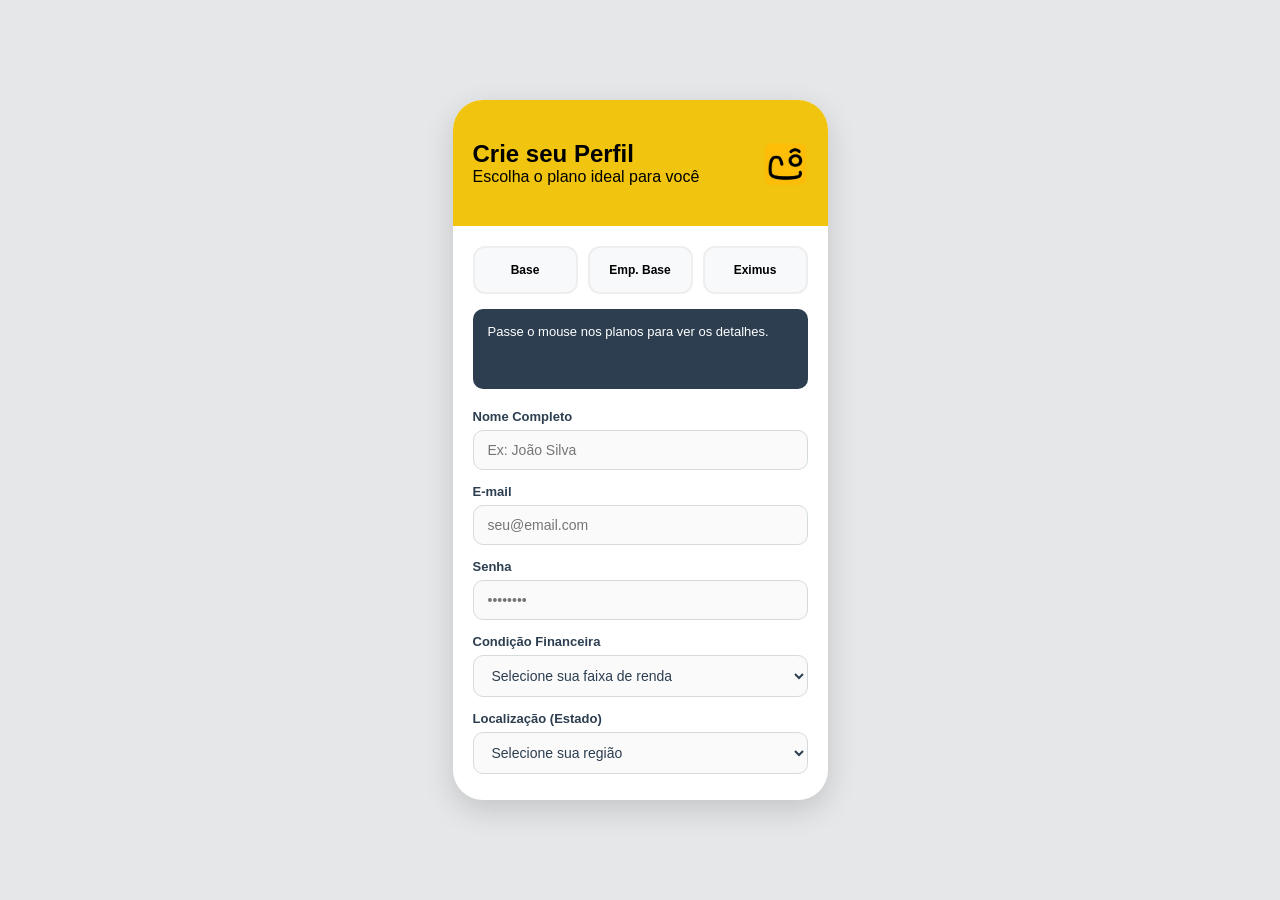
<file: Allin/index.html>
<!DOCTYPE html>
<html lang="pt-BR">
<head>
    <meta charset="UTF-8">
    <meta name="viewport" content="width=device-width, initial-scale=1.0">
    <title>Cadastro - App de Serviços</title>
    <link rel="stylesheet" href="css/global.css">
    <link rel="stylesheet" href="css/login.css">
    <style>
        /* --- ESTILOS DO CABEÇALHO E ESTRUTURA --- */
        .login-header {
            position: relative;
            background: var(--primary-yellow);
            padding: 40px 20px;
            display: flex;
            justify-content: space-between;
            align-items: center;
        }
        .login-header-text {
            display: flex;
            flex-direction: column;
            align-items: flex-start;
        }
        .brand-logo {
            width: 45px;
            height: 45px;
            object-fit: contain;
        }
        .login-scroll-container {
            flex: 1;
            overflow-y: auto;
            padding: 20px;
        }
        .login-content {
            padding: 0; 
            display: flex;
            flex-direction: column;
            height: calc(100% - 140px);
        }
        .login-scroll-container::-webkit-scrollbar {
            width: 5px;
        }
        .login-scroll-container::-webkit-scrollbar-thumb {
            background: #cbd5e1;
            border-radius: 10px;
        }

        /* --- ANIMAÇÃO DO CIRCUITO DE LOADING (GIRAR) --- */
        @keyframes spin {
            0% { transform: rotate(0deg); }
            100% { transform: rotate(360deg); }
        }
    </style>
</head>
<body>

    <div class="phone-container">
        
        <div id="loading-screen" style="display: none; position: absolute; top: 0; left: 0; width: 100%; height: 100%; background: rgba(0,0,0,0.85); z-index: 9999; justify-content: center; align-items: center; flex-direction: column; color: white; border-radius: 30px;">
            <div style="width: 50px; height: 50px; border: 5px solid #f3f3f3; border-top: 5px solid var(--primary-yellow); border-radius: 50%; animation: spin 1s linear infinite; margin-bottom: 15px;"></div>
            <span style="font-weight: bold; font-size: 14px; letter-spacing: 0.5px;">Criando sua conta...</span>
        </div>

        <div class="login-header">
            <div class="login-header-text">
                <h2>Crie seu Perfil</h2>
                <p>Escolha o plano ideal para você</p>
            </div>
            <img src="./img/1000067940-removebg-preview.png" class="brand-logo" alt="Logo">
        </div>

        <div class="login-content">
            <div class="login-scroll-container">
                
                <div class="plan-row">
                    <div class="plan-card" onmouseover="atualizarTexto('base')"><strong>Base</strong></div>
                    <div class="plan-card" onmouseover="atualizarTexto('emp_base')"><strong>Emp. Base</strong></div>
                    <div class="plan-card" onmouseover="atualizarTexto('eximus')"><strong>Eximus</strong></div>
                </div>

                <div id="desc-box" class="desc-box">
                    Passe o mouse nos planos para ver os detalhes.
                </div>

                <form onsubmit="realizarCadastro(event)">
                    <div class="input-group">
                        <label>Nome Completo</label>
                        <input type="text" placeholder="Ex: João Silva" required>
                    </div>

                    <div class="input-group">
                        <label>E-mail</label>
                        <input type="email" placeholder="seu@email.com" required>
                    </div>

                    <div class="input-group">
                        <label>Senha</label>
                        <input type="password" placeholder="••••••••" required>
                    </div>
                    
                    <div class="input-group">
                        <label>Condição Financeira</label>
                        <select required>
                            <option value="" disabled selected>Selecione sua faixa de renda</option>
                            <option value="baixa">Até 1 salário mínimo</option>
                            <option value="media-baixa">De 1 a 3 salários mínimos</option>
                            <option value="media">De 3 a 5 salários mínimos</option>
                            <option value="media-alta">De 5 a 10 salários mínimos</option>
                            <option value="alta">Acima de 10 salários mínimos</option>
                         
                        </select>
                    </div>

                    <div class="input-group">
                        <label>Localização (Estado)</label>
                        <select required>
                            <option value="" disabled selected>Selecione sua região</option>
                            <option value="SP">São Paulo (SP)</option>
                            <option value="RJ">Rio de Janeiro (RJ)</option>
                            <option value="MG">Minas Gerais (MG)</option>
                            <option value="PR">Paraná (PR)</option>
                            <option value="RS">Rio Grande do Sul (RS)</option>
                            <option value="outro">Outro Estado</option>
                        </select>
                    </div>

                    <button type="submit" class="btn-entrar" style="width: 100%; padding: 14px; background: var(--primary-yellow); border: none; border-radius: 25px; font-weight: bold; cursor: pointer; margin-top: 15px; margin-bottom: 25px; color: var(--text-dark);">Criar Conta</button>
                </form>

            </div>
        </div>
    </div>

    <script>
        const textos = {
            'base': '<b>Base:</b> Cliente ou trabalhador solo, o básico com todas as opções necessárias disponíveis.',
            'emp_base': '<b>Empresarial Base:</b> Para empresas menores, auxilia na administração, colaboração e vínculos de ganhos.',
            'eximus': '<b>Empresarial Eximus:</b> Para empresas maiores, informações detalhadas, vínculos de empresa para empresa e distribuição automatizada.'
        };
        
        function atualizarTexto(plano) {
            document.getElementById('desc-box').innerHTML = textos[plano];
        }

        // Esta função ativa o loading e controla a transição de páginas
        function realizarCadastro(event) {
            event.preventDefault(); // Impede que o formulário recarregue o HTML bruto
            
            const loading = document.getElementById('loading-screen');
            loading.style.display = 'flex'; // Torna o loading visível na tela

            // Executa o redirecionamento após 2.2 segundos (2200ms)
            setTimeout(() => {
                window.location.href = 'home.html';
            }, 2200);
        }
    </script>
</body>
</html>
</file>
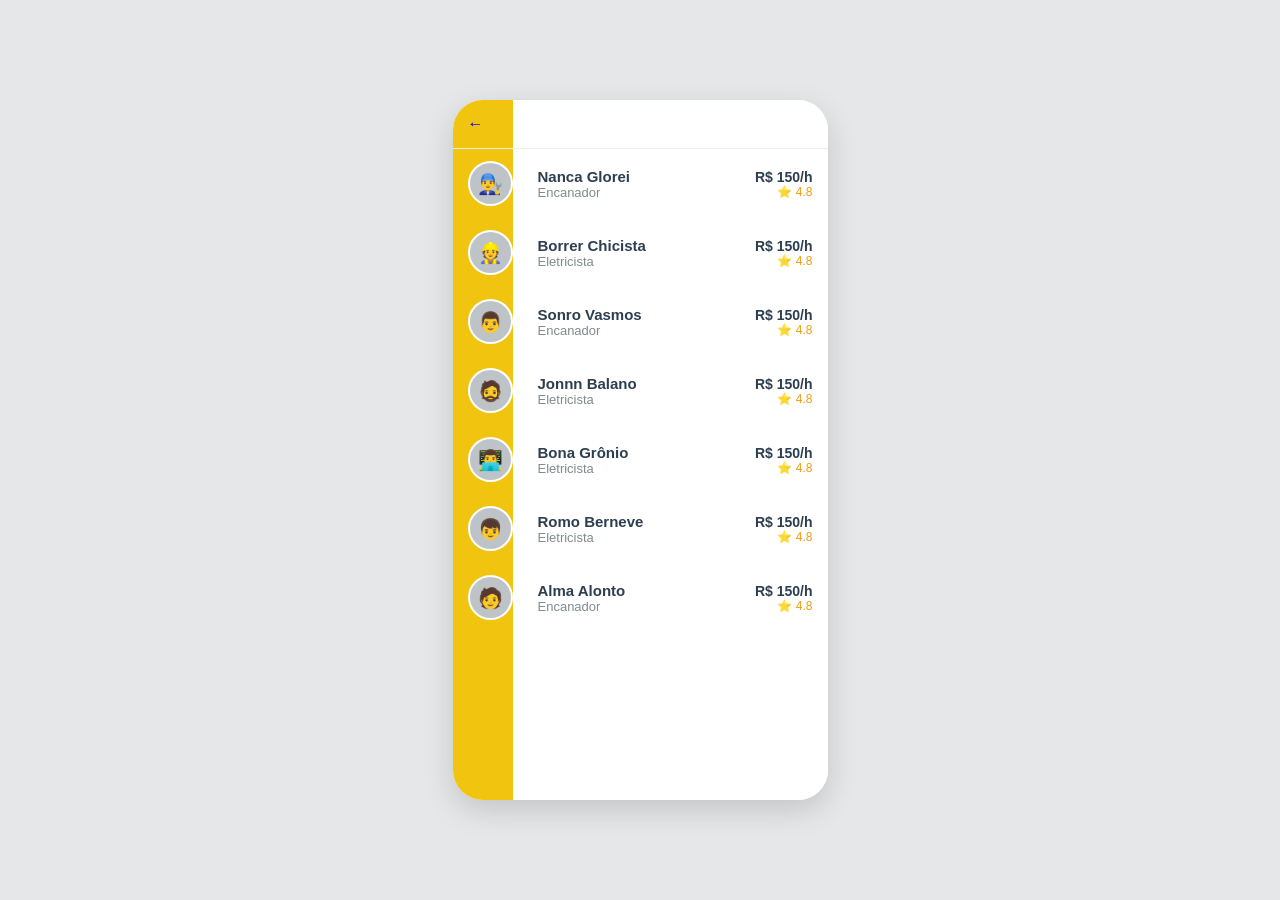
<file: Allin/listagem.html>
<!DOCTYPE html>
<html lang="pt-BR">
<head>
    <meta charset="UTF-8">
    <title>Profissionais Disponíveis</title>
    <link rel="stylesheet" href="css/global.css">
    <link rel="stylesheet" href="css/listagem.css">
</head>
<body>
    <div class="phone-container">
        <div class="list-header">
            <a href="index.html" class="back-btn" style="text-decoration: none;">←</a>
        </div>
        <div class="list-content" id="providers-list">
            </div>
    </div>
    <script src="js/app.js"></script>
</body>
</html>
</file>
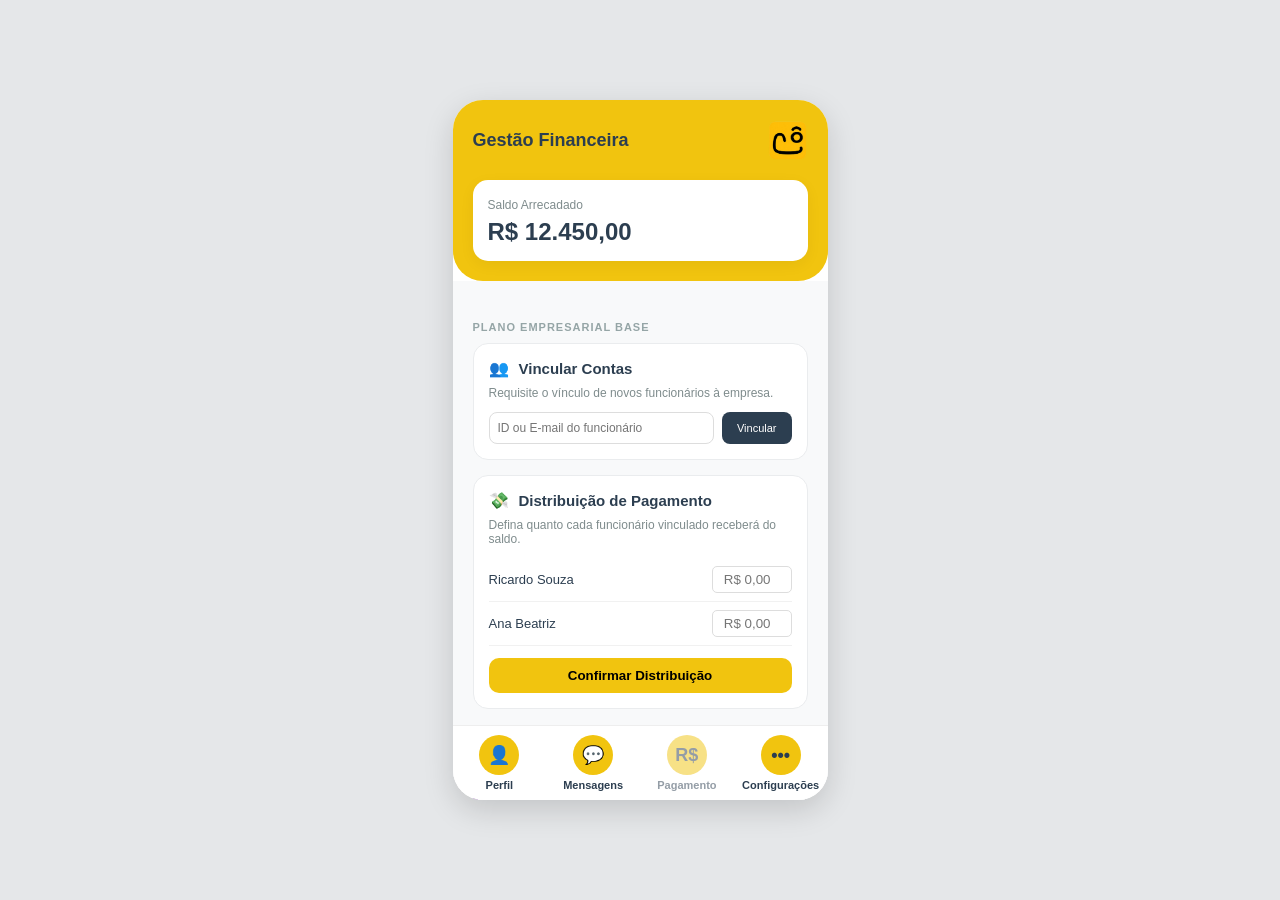
<file: Allin/pagamento.html>
<!DOCTYPE html>
<html lang="pt-BR">
<head>
    <meta charset="UTF-8">
    <meta name="viewport" content="width=device-width, initial-scale=1.0">
    <title>Pagamentos - App de Serviços</title>
    <link rel="stylesheet" href="css/global.css">
    <link rel="stylesheet" href="./css/pagamento.css">
</head>
<body>

    <div class="phone-container">
        
        <div class="pagamento-header">
            <div class="header-top">
                <h2>Gestão Financeira</h2>
                <img src="img/1000067940-removebg-preview.png" class="brand-logo" alt="Logo">
            </div>
            <div class="balance-card">
                <span>Saldo Arrecadado</span>
                <h1>R$ 12.450,00</h1>
            </div>
        </div>

        <div class="pagamento-scroll-area">
            
            <div class="section-label">Plano Empresarial Base</div>
            
            <div class="manage-card">
                <div class="card-title">
                    <span class="icon">👥</span>
                    <h3>Vincular Contas</h3>
                </div>
                <p>Requisite o vínculo de novos funcionários à empresa.</p>
                <div class="action-row">
                    <input type="text" placeholder="ID ou E-mail do funcionário">
                    <button class="btn-small">Vincular</button>
                </div>
            </div>

            <div class="manage-card">
                <div class="card-title">
                    <span class="icon">💸</span>
                    <h3>Distribuição de Pagamento</h3>
                </div>
                <p>Defina quanto cada funcionário vinculado receberá do saldo.</p>
                
                <div class="employee-list">
                    <div class="employee-item">
                        <span>Ricardo Souza</span>
                        <input type="number" placeholder="R$ 0,00">
                    </div>
                    <div class="employee-item">
                        <span>Ana Beatriz</span>
                        <input type="number" placeholder="R$ 0,00">
                    </div>
                </div>
                <button class="btn-main">Confirmar Distribuição</button>
            </div>

            <div class="section-label eximus-label">Plano Empresarial Eximus</div>

            <div class="manage-card eximus-card">
                <div class="card-title">
                    <span class="icon">🤖</span>
                    <h3>Pagamento Automatizado</h3>
                </div>
                <p>Programe pagamentos recorrentes e automáticos.</p>
                <div class="toggle-row">
                    <span>Ativar Automação</span>
                    <label class="switch">
                        <input type="checkbox" checked>
                        <span class="slider round"></span>
                    </label>
                </div>
                <button class="btn-outline">Configurar Datas e Valores</button>
            </div>

            <div class="manage-card eximus-card">
                <div class="card-title">
                    <span class="icon">📊</span>
                    <h3>Detalhes Financeiros</h3>
                </div>
                <p>Informações detalhadas sobre ganhos e fluxo de caixa.</p>
                <div class="stats-grid">
                    <div class="stat-item">
                        <strong>+ 12%</strong>
                        <small>Este mês</small>
                    </div>
                    <div class="stat-item">
                        <strong>R$ 2.1k</strong>
                        <small>Impostos</small>
                    </div>
                </div>
                <button class="btn-outline">Gerar Relatório Completo</button>
            </div>

        </div>

        <nav class="nav-bar">
            <a href="perfil.html" class="nav-item"><div class="nav-icon">👤</div>Perfil</a>
            <a href="chat.html" class="nav-item"><div class="nav-icon">💬</div>Mensagens</a>
            <a href="pagamento.html" class="nav-item" style="opacity: 0.5;"><div class="nav-icon">R$</div>Pagamento</a>
            <a href="#" class="nav-item"><div class="nav-icon">•••</div>Configurações</a>
        </nav>

    </div>

</body>
</html>
</file>
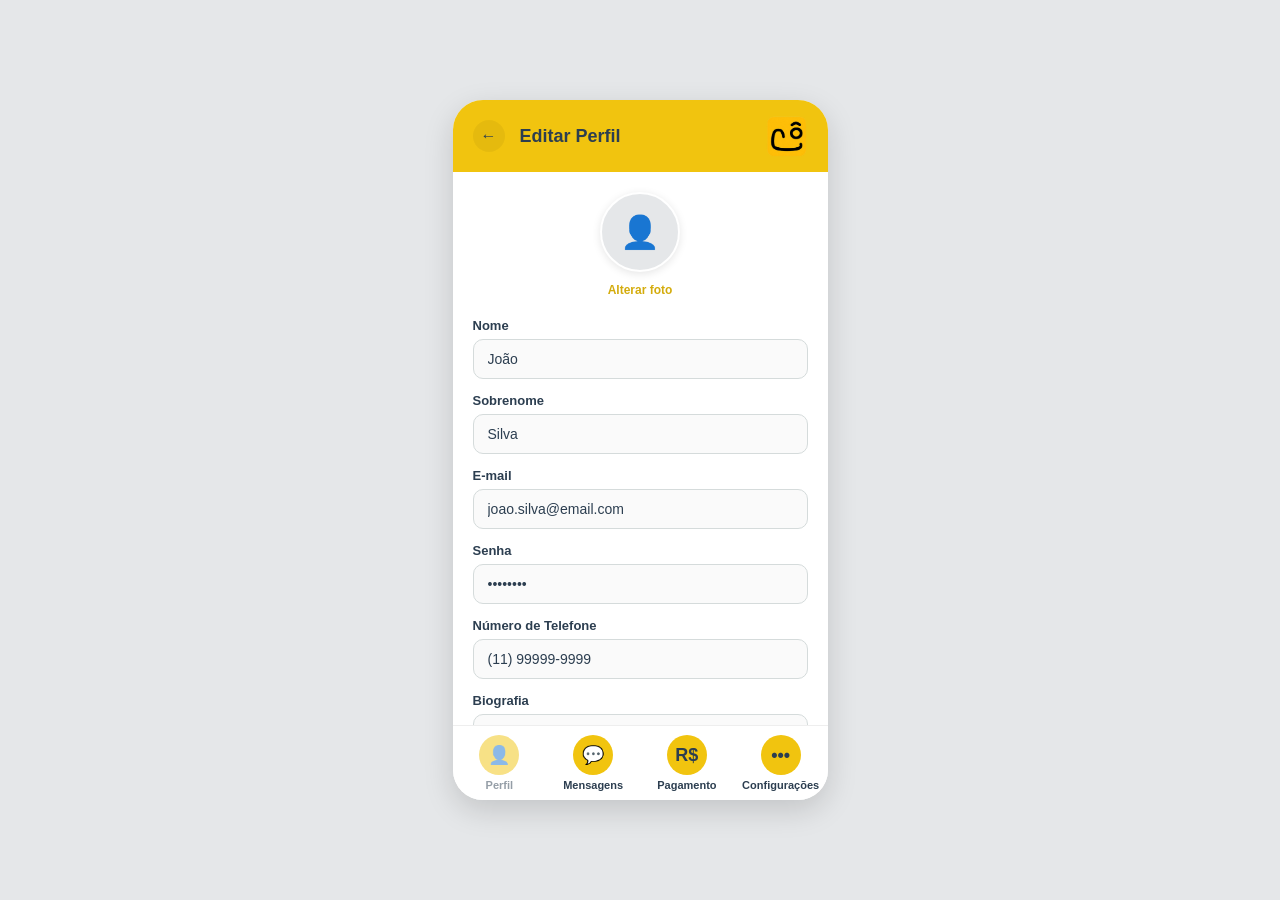
<file: Allin/perfil.html>
<!DOCTYPE html>
<html lang="pt-BR">
<head>
    <meta charset="UTF-8">
    <meta name="viewport" content="width=device-width, initial-scale=1.0">
    <title>Editar Perfil - App de Serviços</title>
    <link rel="stylesheet" href="css/global.css">
    <style>
        .perfil-header {
            background-color: var(--primary-yellow);
            padding: 15px 20px;
            display: flex;
            align-items: center;
            justify-content: space-between;
            color: var(--text-dark);
        }
        .perfil-header-left {
            display: flex;
            align-items: center;
            gap: 15px;
        }
        .perfil-header h2 {
            font-size: 18px;
            font-weight: 700;
        }
        .brand-logo {
            width: 42px;
            height: 42px;
            object-fit: contain;
        }
        .perfil-scroll-area {
            flex: 1;
            overflow-y: auto;
            padding: 20px;
            padding-bottom: 95px;
        }
        .avatar-section {
            text-align: center;
            margin-bottom: 20px;
        }
        .avatar-placeholder {
            width: 80px;
            height: 80px;
            background: #E5E7E9;
            border-radius: 50%;
            margin: 0 auto 8px;
            display: flex;
            align-items: center;
            justify-content: center;
            font-size: 32px;
            border: 2px solid white;
            box-shadow: 0 2px 8px rgba(0,0,0,0.1);
        }
        .change-photo-txt {
            font-size: 12px;
            color: var(--dark-yellow);
            font-weight: 600;
            cursor: pointer;
        }
        .back-btn {
            background: rgba(0, 0, 0, 0.05);
            color: var(--text-dark);
            border: none;
            width: 32px;
            height: 32px;
            border-radius: 50%;
            cursor: pointer;
            display: flex;
            align-items: center;
            justify-content: center;
            font-weight: bold;
            text-decoration: none;
        }
        .submit-btn {
            background-color: var(--primary-yellow);
            color: var(--text-dark);
            border: none;
            padding: 14px;
            width: 100%;
            border-radius: 25px;
            font-size: 15px;
            font-weight: 700;
            cursor: pointer;
            box-shadow: 0 4px 10px rgba(241,196,15,0.2);
        }
    </style>
</head>
<body>

    <div class="phone-container">
        
        <div class="perfil-header">
            <div class="perfil-header-left">
                <a href="home.html" class="back-btn">←</a>
                <h2>Editar Perfil</h2>
            </div>
            <img src="img/1000067940-removebg-preview.png" class="brand-logo" alt="Logo">
        </div>

        <div class="perfil-scroll-area">
            <div class="avatar-section">
                <div class="avatar-placeholder">👤</div>
                <span class="change-photo-txt">Alterar foto</span>
            </div>

            <form id="perfil-form" onsubmit="alert('Alterações salvas com sucesso!'); return false;">
                <div class="input-group">
                    <label>Nome</label>
                    <input type="text" value="João">
                </div>

                <div class="input-group">
                    <label>Sobrenome</label>
                    <input type="text" value="Silva">
                </div>

                <div class="input-group">
                    <label>E-mail</label>
                    <input type="email" value="joao.silva@email.com">
                </div>

                <div class="input-group">
                    <label>Senha</label>
                    <input type="password" value="********">
                </div>

                <div class="input-group">
                    <label>Número de Telefone</label>
                    <input type="tel" value="(11) 99999-9999">
                </div>

                <div class="input-group">
                    <label>Biografia</label>
                    <textarea rows="3">Usuario do app em busca dos melhores profissionais de São Paulo.</textarea>
                </div>

                <div class="input-group">
                    <label>Condição Financeira</label>
                    <select>
                        <option value="baixa">Até 1 salário mínimo</option>
                        <option value="media-baixa" selected>De 1 a 3 salários mínimos</option>
                        <option value="media">De 3 a 5 salários mínimos</option>
                        <option value="media-alta">De 5 a 10 salários mínimos</option>
                        <option value="alta">Acima de 10 salários mínimos</option>
                        
                    </select>
                </div>

                <div class="input-group">
                    <label>Localização</label>
                    <select>
                        <option value="SP" selected>São Paulo (SP)</option>
                        <option value="RJ">Rio de Janeiro (RJ)</option>
                        <option value="MG">Minas Gerais (MG)</option>
                        <option value="PR">Paraná (PR)</option>
                        <option value="RS">Rio Grande do Sul (RS)</option>
                        <option value="outro">Outro Estado</option>
                    </select>
                </div>

                <button type="submit" class="submit-btn">Salvar Alterações</button>
            </form>
        </div>

        <nav class="nav-bar">
            <a href="perfil.html" class="nav-item" style="opacity: 0.5;"><div class="nav-icon">👤</div>Perfil</a>
            <a href="chat.html" class="nav-item"><div class="nav-icon">💬</div>Mensagens</a>
            <a href="pagamento.html" class="nav-item"><div class="nav-icon">R$</div>Pagamento</a>
            <a href="#" class="nav-item"><div class="nav-icon">•••</div>Configurações</a>
        </nav>

    </div>

</body>
</html>
</file>
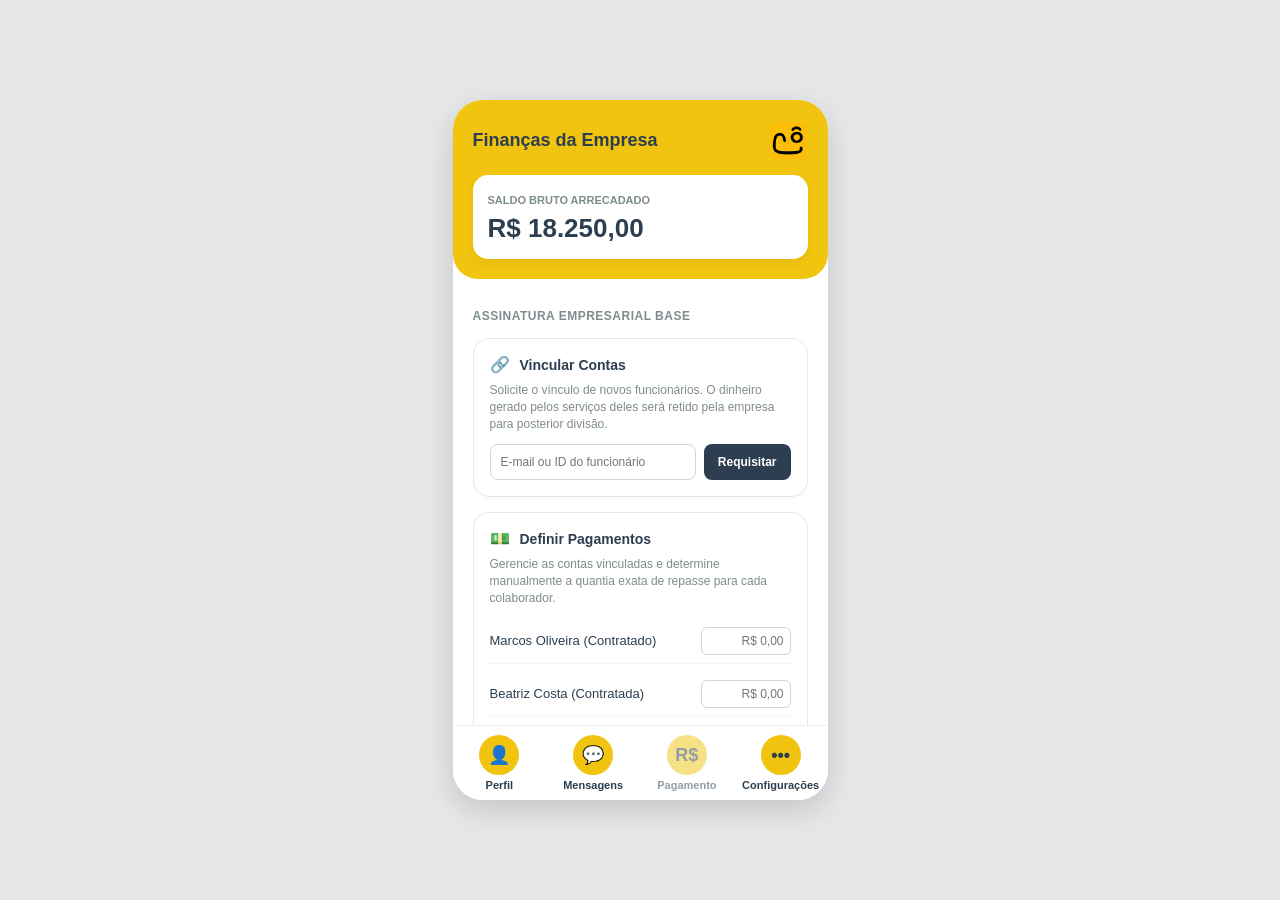
<file: Allin/Allin/pagamento.html>
<!DOCTYPE html>
<html lang="pt-BR">
<head>
    <meta charset="UTF-8">
    <meta name="viewport" content="width=device-width, initial-scale=1.0">
    <title>Pagamentos - Gestão de Contas</title>
    <link rel="stylesheet" href="css/global.css">
    <style>
        /* Estilos específicos da tela de pagamentos */
        .pagamento-header {
            background-color: var(--primary-yellow, #f1c40f);
            padding: 20px;
            border-bottom-left-radius: 25px;
            border-bottom-right-radius: 25px;
        }
        .header-top {
            display: flex;
            justify-content: space-between;
            align-items: center;
            margin-bottom: 15px;
        }
        .header-top h2 {
            font-size: 18px;
            margin: 0;
            color: #2c3e50;
        }
        .brand-logo {
            width: 40px;
            height: 40px;
            object-fit: contain;
        }
        .balance-card {
            background: #ffffff;
            padding: 15px;
            border-radius: 15px;
            box-shadow: 0 4px 10px rgba(0,0,0,0.05);
        }
        .balance-card span {
            font-size: 11px;
            color: #7f8c8d;
            text-transform: uppercase;
            font-weight: bold;
        }
        .balance-card h1 {
            font-size: 26px;
            margin: 5px 0 0 0;
            color: #2c3e50;
        }
        .pagamento-scroll-area {
            flex: 1;
            overflow-y: auto;
            padding: 20px;
            padding-bottom: 95px;
            display: flex;
            flex-direction: column;
            gap: 15px;
        }
        .section-title {
            font-size: 12px;
            font-weight: 800;
            text-transform: uppercase;
            letter-spacing: 0.5px;
            margin-top: 10px;
            color: #7f8c8d;
        }
        .title-eximus {
            color: #9b59b6; /* Destaque roxo para a Assinatura Eximus */
        }
        .feature-card {
            background: #ffffff;
            border-radius: 16px;
            padding: 16px;
            border: 1px solid #e2e8f0;
            box-shadow: 0 2px 5px rgba(0,0,0,0.02);
        }
        .feature-card-eximus {
            border-left: 4px solid #9b59b6;
        }
        .card-header-box {
            display: flex;
            align-items: center;
            gap: 10px;
            margin-bottom: 8px;
        }
        .card-header-box h3 {
            font-size: 14px;
            margin: 0;
            color: #2c3e50;
        }
        .feature-card p {
            font-size: 12px;
            color: #7f8c8d;
            margin: 0 0 12px 0;
            line-height: 1.4;
        }
        .input-row {
            display: flex;
            gap: 8px;
        }
        .input-row input {
            flex: 1;
            padding: 10px;
            border: 1px solid #cbd5e1;
            border-radius: 8px;
            font-size: 12px;
        }
        .btn-action {
            background: #2c3e50;
            color: #ffffff;
            border: none;
            padding: 0 14px;
            border-radius: 8px;
            font-size: 12px;
            font-weight: bold;
            cursor: pointer;
        }
        .employee-list {
            display: flex;
            flex-direction: column;
            gap: 8px;
            margin-bottom: 12px;
        }
        .employee-row {
            display: flex;
            justify-content: space-between;
            align-items: center;
            padding: 8px 0;
            border-bottom: 1px solid #f1f5f9;
        }
        .employee-row span {
            font-size: 13px;
            color: #2c3e50;
        }
        .employee-row input {
            width: 90px;
            padding: 6px;
            border: 1px solid #cbd5e1;
            border-radius: 6px;
            text-align: right;
            font-size: 12px;
        }
        .btn-submit-payment {
            width: 100%;
            background: var(--primary-yellow, #f1c40f);
            color: #2c3e50;
            border: none;
            padding: 12px;
            border-radius: 20px;
            font-weight: bold;
            font-size: 13px;
            cursor: pointer;
        }
        .toggle-container {
            display: flex;
            justify-content: space-between;
            align-items: center;
            background: #f8fafc;
            padding: 10px;
            border-radius: 8px;
            margin-bottom: 12px;
            font-size: 13px;
            color: #2c3e50;
        }
        /* Custom Switch */
        .switch {
            position: relative;
            display: inline-block;
            width: 38px;
            height: 20px;
        }
        .switch input { opacity: 0; width: 0; height: 0; }
        .slider {
            position: absolute;
            cursor: pointer;
            top: 0; left: 0; right: 0; bottom: 0;
            background-color: #cbd5e1;
            transition: .3s;
            border-radius: 20px;
        }
        .slider:before {
            position: absolute;
            content: "";
            height: 14px; width: 14px;
            left: 3px; bottom: 3px;
            background-color: white;
            transition: .3s;
            border-radius: 50%;
        }
        input:checked + .slider { background-color: #9b59b6; }
        input:checked + .slider:before { transform: translateX(18px); }
        
        .details-grid {
            display: grid;
            grid-template-columns: 1fr 1fr;
            gap: 10px;
        }
        .detail-box {
            background: #f8fafc;
            padding: 10px;
            border-radius: 8px;
            text-align: center;
            border: 1px solid #f1f5f9;
        }
        .detail-box span {
            font-size: 10px;
            color: #7f8c8d;
            display: block;
        }
        .detail-box strong {
            font-size: 14px;
            color: #2c3e50;
            margin-top: 4px;
            display: block;
        }
    </style>
</head>
<body>

    <div class="phone-container">
        
        <div class="pagamento-header">
            <div class="header-top">
                <h2>Finanças da Empresa</h2>
                <img src="img/1000067940-removebg-preview.png" class="brand-logo" alt="Logo">
            </div>
            <div class="balance-card">
                <span>Saldo Bruto Arrecadado</span>
                <h1>R$ 18.250,00</h1>
            </div>
        </div>

        <div class="pagamento-scroll-area">
            
            <div class="section-title">Assinatura Empresarial Base</div>
            
            <div class="feature-card">
                <div class="card-header-box">
                    <span>🔗</span>
                    <h3>Vincular Contas</h3>
                </div>
                <p>Solicite o vínculo de novos funcionários. O dinheiro gerado pelos serviços deles será retido pela empresa para posterior divisão.</p>
                <div class="input-row">
                    <input type="email" placeholder="E-mail ou ID do funcionário">
                    <button class="btn-action">Requisitar</button>
                </div>
            </div>

            <div class="feature-card">
                <div class="card-header-box">
                    <span>💵</span>
                    <h3>Definir Pagamentos</h3>
                </div>
                <p>Gerencie as contas vinculadas e determine manualmente a quantia exata de repasse para cada colaborador.</p>
                
                <div class="employee-list">
                    <div class="employee-row">
                        <span>Marcos Oliveira (Contratado)</span>
                        <input type="text" placeholder="R$ 0,00">
                    </div>
                    <div class="employee-row">
                        <span>Beatriz Costa (Contratada)</span>
                        <input type="text" placeholder="R$ 0,00">
                    </div>
                </div>
                <button class="btn-submit-payment" onclick="alert('Distribuição de pagamentos salva!')">Confirmar Pagamentos</button>
            </div>


            <div class="section-title title-eximus">Assinatura Empresarial Eximus</div>

            <div class="feature-card feature-card-eximus">
                <div class="card-header-box">
                    <span>🤖</span>
                    <h3>Pagamento Automatizado</h3>
                </div>
                <p>Agende e programe a distribuição periódica automatizada dos lucros para cada funcionário. Os valores podem ser alterados a qualquer momento.</p>
                
                <div class="toggle-container">
                    <span>Ativar repasses automáticos</span>
                    <label class="switch">
                        <input type="checkbox" checked>
                        <span class="slider"></span>
                    </label>
                </div>
                <button class="btn-submit-payment" style="background: #9b59b6; color: white;" onclick="alert('Configurações de automação atualizadas!')">Ajustar Programação</button>
            </div>

            <div class="feature-card feature-card-eximus">
                <div class="card-header-box">
                    <span>📊</span>
                    <h3>Detalhes de Ganhos</h3>
                </div>
                <p>Acompanhe métricas detalhadas sobre o funcionamento financeiro geral, fluxo de lucros retidos e analytics de caixa.</p>
                
                <div class="details-grid">
                    <div class="detail-box">
                        <span>Retido Líquido</span>
                        <strong>R$ 5.450,00</strong>
                    </div>
                    <div class="detail-box">
                        <span>Desempenho</span>
                        <strong style="color: #27ae60;">+ 24.8%</strong>
                    </div>
                </div>
            </div>

        </div>

        <nav class="nav-bar">
            <a href="perfil.html" class="nav-item"><div class="nav-icon">👤</div>Perfil</a>
            <a href="chat.html" class="nav-item"><div class="nav-icon">💬</div>Mensagens</a>
            <a href="pagamento.html" class="nav-item" style="opacity: 0.5;"><div class="nav-icon">R$</div>Pagamento</a>
            <a href="#" class="nav-item"><div class="nav-icon">•••</div>Configurações</a>
        </nav>

    </div>

</body>
</html>
</file>
<file: Allin/css/global.css>
:root {
    --primary-yellow: #F1C40F;
    --dark-yellow: #D4AC0D;
    --text-dark: #2C3E50;
    --text-muted: #7F8C8D;
}

* {
    margin: 0;
    padding: 0;
    box-sizing: border-box;
    font-family: 'Segoe UI', sans-serif;
}

body {
    background-color: #E5E7E9;
    display: flex;
    justify-content: center;
    align-items: center;
    min-height: 100vh;
}

/* CONTAINER DO CELULAR */
.phone-container {
    width: 375px;
    height: 700px;
    background-color: #fff;
    border-radius: 30px;
    box-shadow: 0 10px 30px rgba(0,0,0,0.15);
    overflow: hidden;
    position: relative; /* Necessário para prender a barra no fundo */
    display: flex;
    flex-direction: column;
}

/* BARRA INFERIOR (PRESA AO CELULAR) */
.nav-bar {
    height: 75px;
    background: white;
    border-top: 1px solid #eee;
    display: flex;
    position: absolute;
    bottom: 0;
    left: 0;
    width: 100%;
    z-index: 100;
}

.nav-item {
    flex: 1;
    display: flex;
    flex-direction: column;
    align-items: center;
    justify-content: center;
    text-decoration: none;
    color: var(--text-dark);
    font-size: 11px;
    font-weight: 600;
}

.nav-icon {
    width: 40px;
    height: 40px;
    background-color: var(--primary-yellow);
    border-radius: 50%;
    display: flex;
    align-items: center;
    justify-content: center;
    margin-bottom: 4px;
    font-size: 18px;
}
/* css/global.css */

/* ... (mantenha o :root, body e .phone-container como estão) ... */


/* --- ESTILIZAÇÃO DOS FORMULÁRIOS E INPUTS --- */

.input-group {
    display: flex;
    flex-direction: column;
    margin-bottom: 14px;
    width: 100%;
}

.input-group label {
    font-size: 13px;
    font-weight: 600;
    color: var(--text-dark);
    margin-bottom: 6px;
    text-align: left;
}

/* Configuração unificada para caixas de texto, senha, telefone e seleção */
.input-group input, 
.input-group textarea,
.input-group select {
    width: 100%;
    padding: 11px 14px;
    border: 1px solid #D5DBDB;
    border-radius: 10px;
    font-size: 14px;
    background-color: #FAFAFA;
    color: var(--text-dark);
    outline: none;
    transition: all 0.2s ease;
}

/* Efeito luminoso amarelo ao clicar no campo */
.input-group input:focus, 
.input-group textarea:focus,
.input-group select:focus {
    border-color: var(--primary-yellow);
    background-color: #ffffff;
    box-shadow: 0 0 0 3px rgba(241, 196, 15, 0.15);
}

/* Estilização rápida para os inputs simples da tela de login antiga */
.login-input {
    width: 100%;
    padding: 12px 14px;
    margin-bottom: 12px;
    border: 1px solid #D5DBDB;
    border-radius: 10px;
    font-size: 14px;
    background-color: #FAFAFA;
    outline: none;
    transition: all 0.2s ease;
}

.login-input:focus {
    border-color: var(--primary-yellow);
    background-color: #ffffff;
    box-shadow: 0 0 0 3px rgba(241, 196, 15, 0.15);
}
</file>
<file: Allin/css/login.css>
.login-header {
    background: var(--primary-yellow);
    padding: 40px 20px;
    text-align: center;
}

.login-content {
    padding: 20px;
    flex: 1;
}

.plan-row {
    display: flex;
    gap: 10px;
    margin-bottom: 15px;
}

.plan-card {
    flex: 1;
    background: #f8f9fa;
    border: 2px solid #eee;
    padding: 15px 5px;
    border-radius: 12px;
    text-align: center;
    font-size: 12px;
    cursor: pointer;
}

.plan-card:hover {
    border-color: var(--primary-yellow);
    background: #fffdf5;
}

.desc-box {
    background: #2C3E50;
    color: white;
    padding: 15px;
    border-radius: 10px;
    font-size: 13px;
    min-height: 80px;
    margin-bottom: 20px;
}

.login-input {
    width: 100%;
    padding: 12px;
    margin-bottom: 10px;
    border: 1px solid #ddd;
    border-radius: 8px;
}

.btn-entrar {
    width: 100%;
    padding: 15px;
    background: var(--primary-yellow);
    border: none;
    border-radius: 25px;
    font-weight: bold;
    cursor: pointer;
}
</file>
<file: Allin/css/listagem.css>
.list-header {
    display: flex;
    align-items: center;
    background: linear-gradient(90deg, var(--primary-yellow) 60px, white 60px);
    padding: 15px;
    border-bottom: 1px solid #eee;
}

.list-content {
    flex: 1;
    overflow-y: auto;
    background: linear-gradient(90deg, var(--primary-yellow) 60px, white 60px);
}

.provider-item {
    display: flex;
    align-items: center;
    padding: 12px 15px;
    cursor: pointer;
    transition: background 0.2s;
}

.provider-item:hover {
    background-color: rgba(0,0,0,0.03);
}

.avatar {
    width: 45px;
    height: 45px;
    border-radius: 50%;
    background-color: #BDC3C7;
    margin-right: 15px;
    border: 2px solid white;
    display: flex;
    align-items: center;
    justify-content: center;
    font-size: 20px;
}

.provider-info {
    flex: 1;
    padding-left: 10px;
}

.provider-name {
    font-weight: 600;
    color: var(--text-dark);
    font-size: 15px;
}

.provider-specialty {
    font-size: 13px;
    color: var(--text-muted);
}

.provider-meta {
    text-align: right;
}

.provider-price {
    font-weight: bold;
    color: var(--text-dark);
    font-size: 14px;
}

.provider-rating {
    font-size: 12px;
    color: #F39C12;
}
</file>
<file: Allin/css/pagamento.css>
/* css/pagamento.css */

.pagamento-header {
    background-color: var(--primary-yellow);
    padding: 20px;
    border-bottom-left-radius: 30px;
    border-bottom-right-radius: 30px;
}

.header-top {
    display: flex;
    justify-content: space-between;
    align-items: center;
    margin-bottom: 20px;
}

.header-top h2 {
    font-size: 18px;
    color: var(--text-dark);
}

.brand-logo {
    width: 40px;
    height: 40px;
    object-fit: contain;
}

.balance-card {
    background: #ffffff;
    padding: 15px;
    border-radius: 15px;
    box-shadow: 0 4px 15px rgba(0,0,0,0.05);
}

.balance-card span {
    font-size: 12px;
    color: var(--text-muted);
}

.balance-card h1 {
    font-size: 24px;
    color: var(--text-dark);
    margin-top: 5px;
}

.pagamento-scroll-area {
    flex: 1;
    overflow-y: auto;
    padding: 20px;
    padding-bottom: 100px;
    background-color: #F8F9FA;
}

.section-label {
    font-size: 11px;
    font-weight: 800;
    text-transform: uppercase;
    color: #95A5A6;
    margin: 20px 0 10px;
    letter-spacing: 1px;
}

.eximus-label {
    color: #8E44AD; /* Cor roxa para destacar o plano Eximus */
}

.manage-card {
    background: white;
    border-radius: 15px;
    padding: 15px;
    margin-bottom: 15px;
    border: 1px solid #EAECEE;
}

.eximus-card {
    border-left: 5px solid #8E44AD;
}

.card-title {
    display: flex;
    align-items: center;
    gap: 10px;
    margin-bottom: 8px;
}

.card-title h3 {
    font-size: 15px;
    color: var(--text-dark);
}

.manage-card p {
    font-size: 12px;
    color: var(--text-muted);
    margin-bottom: 12px;
}

.action-row {
    display: flex;
    gap: 8px;
}

.action-row input {
    flex: 1;
    padding: 8px;
    border: 1px solid #ddd;
    border-radius: 8px;
    font-size: 12px;
}

.btn-small {
    background: var(--text-dark);
    color: white;
    border: none;
    padding: 0 15px;
    border-radius: 8px;
    font-size: 11px;
    cursor: pointer;
}

.employee-list {
    margin-bottom: 12px;
}

.employee-item {
    display: flex;
    justify-content: space-between;
    align-items: center;
    padding: 8px 0;
    border-bottom: 1px solid #f1f1f1;
}

.employee-item span {
    font-size: 13px;
    color: var(--text-dark);
}

.employee-item input {
    width: 80px;
    padding: 5px;
    border: 1px solid #ddd;
    border-radius: 5px;
    text-align: right;
}

.btn-main {
    width: 100%;
    background: var(--primary-yellow);
    border: none;
    padding: 10px;
    border-radius: 10px;
    font-weight: bold;
    cursor: pointer;
}

.btn-outline {
    width: 100%;
    background: transparent;
    border: 1px solid #ddd;
    padding: 8px;
    border-radius: 10px;
    font-size: 12px;
    cursor: pointer;
}

/* Switch (Botão liga/desliga) */
.toggle-row {
    display: flex;
    justify-content: space-between;
    align-items: center;
    margin-bottom: 15px;
}

.switch {
  position: relative;
  display: inline-block;
  width: 40px;
  height: 22px;
}

.switch input { opacity: 0; width: 0; height: 0; }

.slider {
  position: absolute;
  cursor: pointer;
  top: 0; left: 0; right: 0; bottom: 0;
  background-color: #ccc;
  transition: .4s;
  border-radius: 34px;
}

.slider:before {
  position: absolute;
  content: "";
  height: 16px; width: 16px;
  left: 3px; bottom: 3px;
  background-color: white;
  transition: .4s;
  border-radius: 50%;
}

input:checked + .slider { background-color: #8E44AD; }
input:checked + .slider:before { transform: translateX(18px); }

.stats-grid {
    display: grid;
    grid-template-columns: 1fr 1fr;
    gap: 10px;
    margin-bottom: 15px;
}

.stat-item {
    background: #F4ECF7;
    padding: 10px;
    border-radius: 10px;
    text-align: center;
}

.stat-item strong {
    display: block;
    color: #8E44AD;
    font-size: 16px;
}

.stat-item small {
    font-size: 10px;
    color: var(--text-muted);
}
</file>
<file: Allin/Allin/css/global.css>
:root {
    --primary-yellow: #F1C40F;
    --dark-yellow: #D4AC0D;
    --text-dark: #2C3E50;
    --text-muted: #7F8C8D;
}

* {
    margin: 0;
    padding: 0;
    box-sizing: border-box;
    font-family: 'Segoe UI', sans-serif;
}

body {
    background-color: #E5E7E9;
    display: flex;
    justify-content: center;
    align-items: center;
    min-height: 100vh;
}

/* CONTAINER DO CELULAR */
.phone-container {
    width: 375px;
    height: 700px;
    background-color: #fff;
    border-radius: 30px;
    box-shadow: 0 10px 30px rgba(0,0,0,0.15);
    overflow: hidden;
    position: relative; /* Necessário para prender a barra no fundo */
    display: flex;
    flex-direction: column;
}

/* BARRA INFERIOR (PRESA AO CELULAR) */
.nav-bar {
    height: 75px;
    background: white;
    border-top: 1px solid #eee;
    display: flex;
    position: absolute;
    bottom: 0;
    left: 0;
    width: 100%;
    z-index: 100;
}

.nav-item {
    flex: 1;
    display: flex;
    flex-direction: column;
    align-items: center;
    justify-content: center;
    text-decoration: none;
    color: var(--text-dark);
    font-size: 11px;
    font-weight: 600;
}

.nav-icon {
    width: 40px;
    height: 40px;
    background-color: var(--primary-yellow);
    border-radius: 50%;
    display: flex;
    align-items: center;
    justify-content: center;
    margin-bottom: 4px;
    font-size: 18px;
}
/* css/global.css */

/* ... (mantenha o :root, body e .phone-container como estão) ... */


/* --- ESTILIZAÇÃO DOS FORMULÁRIOS E INPUTS --- */

.input-group {
    display: flex;
    flex-direction: column;
    margin-bottom: 14px;
    width: 100%;
}

.input-group label {
    font-size: 13px;
    font-weight: 600;
    color: var(--text-dark);
    margin-bottom: 6px;
    text-align: left;
}

/* Configuração unificada para caixas de texto, senha, telefone e seleção */
.input-group input, 
.input-group textarea,
.input-group select {
    width: 100%;
    padding: 11px 14px;
    border: 1px solid #D5DBDB;
    border-radius: 10px;
    font-size: 14px;
    background-color: #FAFAFA;
    color: var(--text-dark);
    outline: none;
    transition: all 0.2s ease;
}

/* Efeito luminoso amarelo ao clicar no campo */
.input-group input:focus, 
.input-group textarea:focus,
.input-group select:focus {
    border-color: var(--primary-yellow);
    background-color: #ffffff;
    box-shadow: 0 0 0 3px rgba(241, 196, 15, 0.15);
}

/* Estilização rápida para os inputs simples da tela de login antiga */
.login-input {
    width: 100%;
    padding: 12px 14px;
    margin-bottom: 12px;
    border: 1px solid #D5DBDB;
    border-radius: 10px;
    font-size: 14px;
    background-color: #FAFAFA;
    outline: none;
    transition: all 0.2s ease;
}

.login-input:focus {
    border-color: var(--primary-yellow);
    background-color: #ffffff;
    box-shadow: 0 0 0 3px rgba(241, 196, 15, 0.15);
}
</file>
